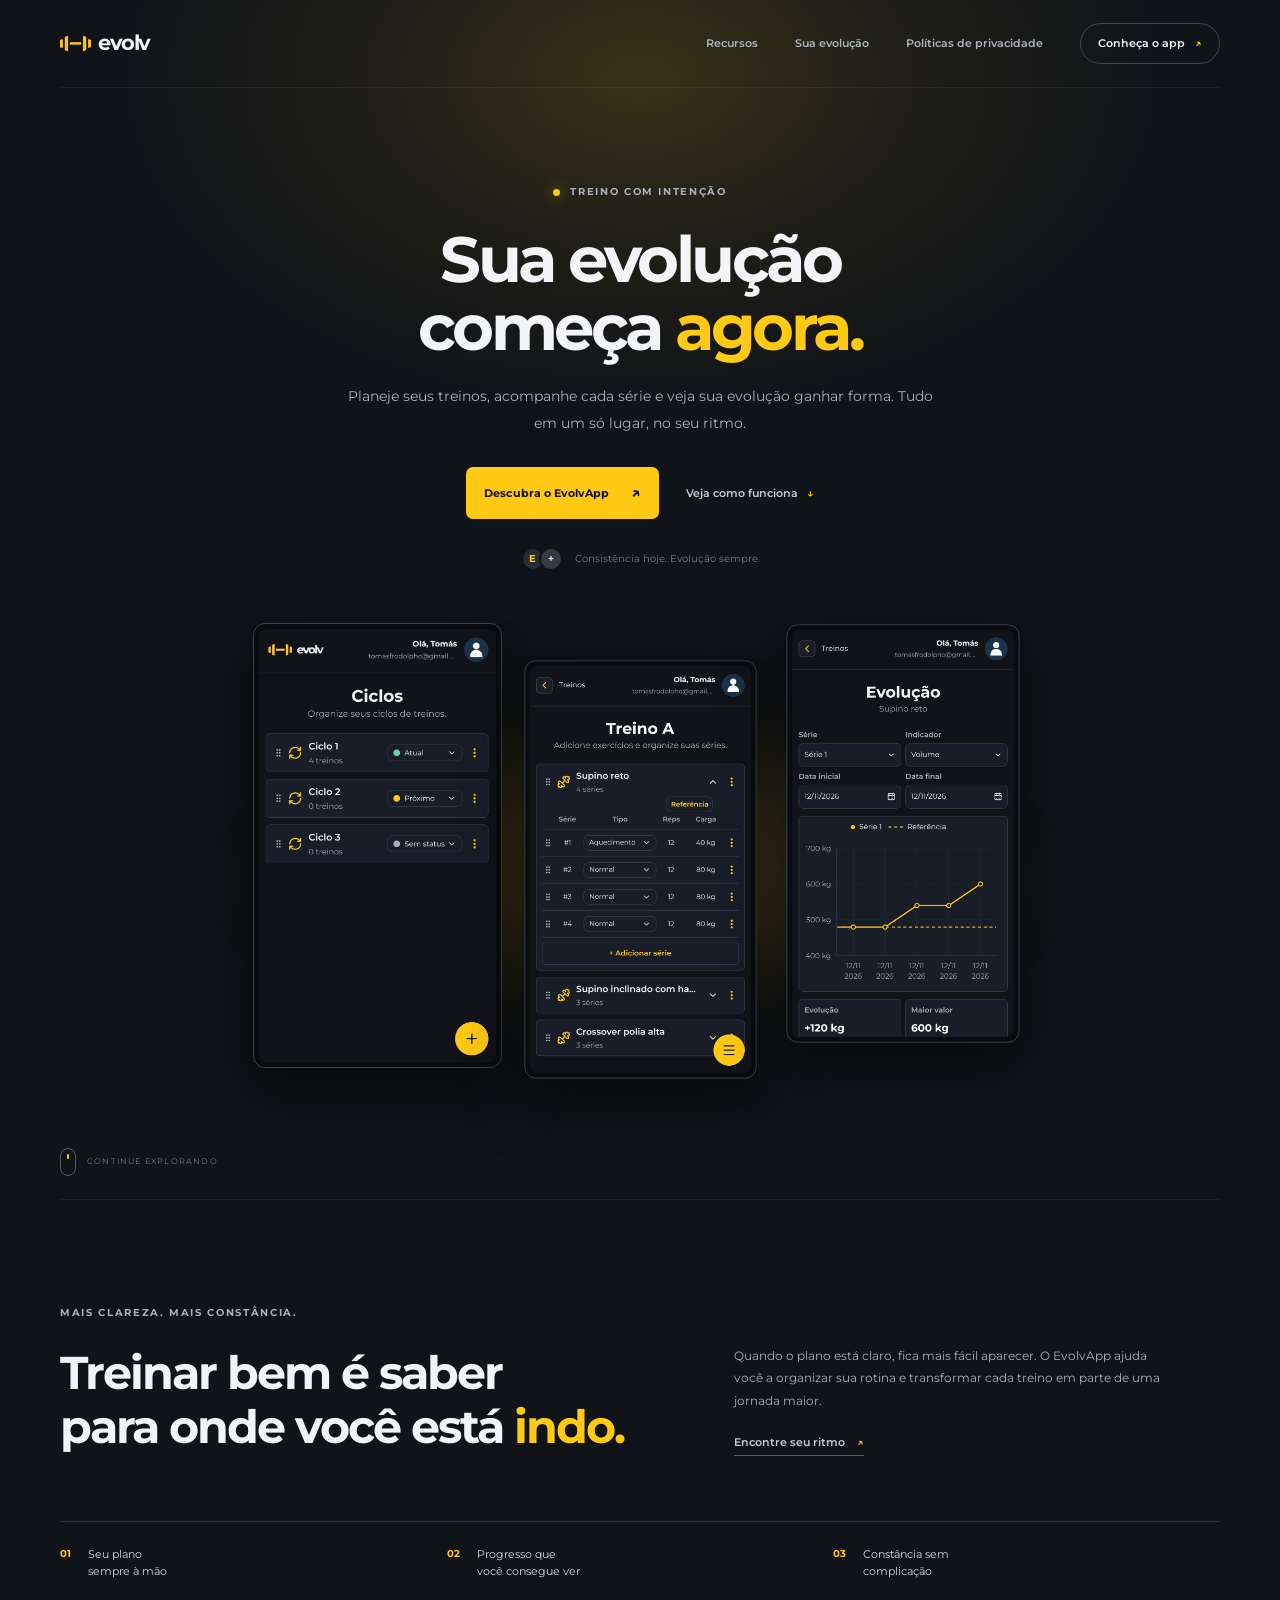
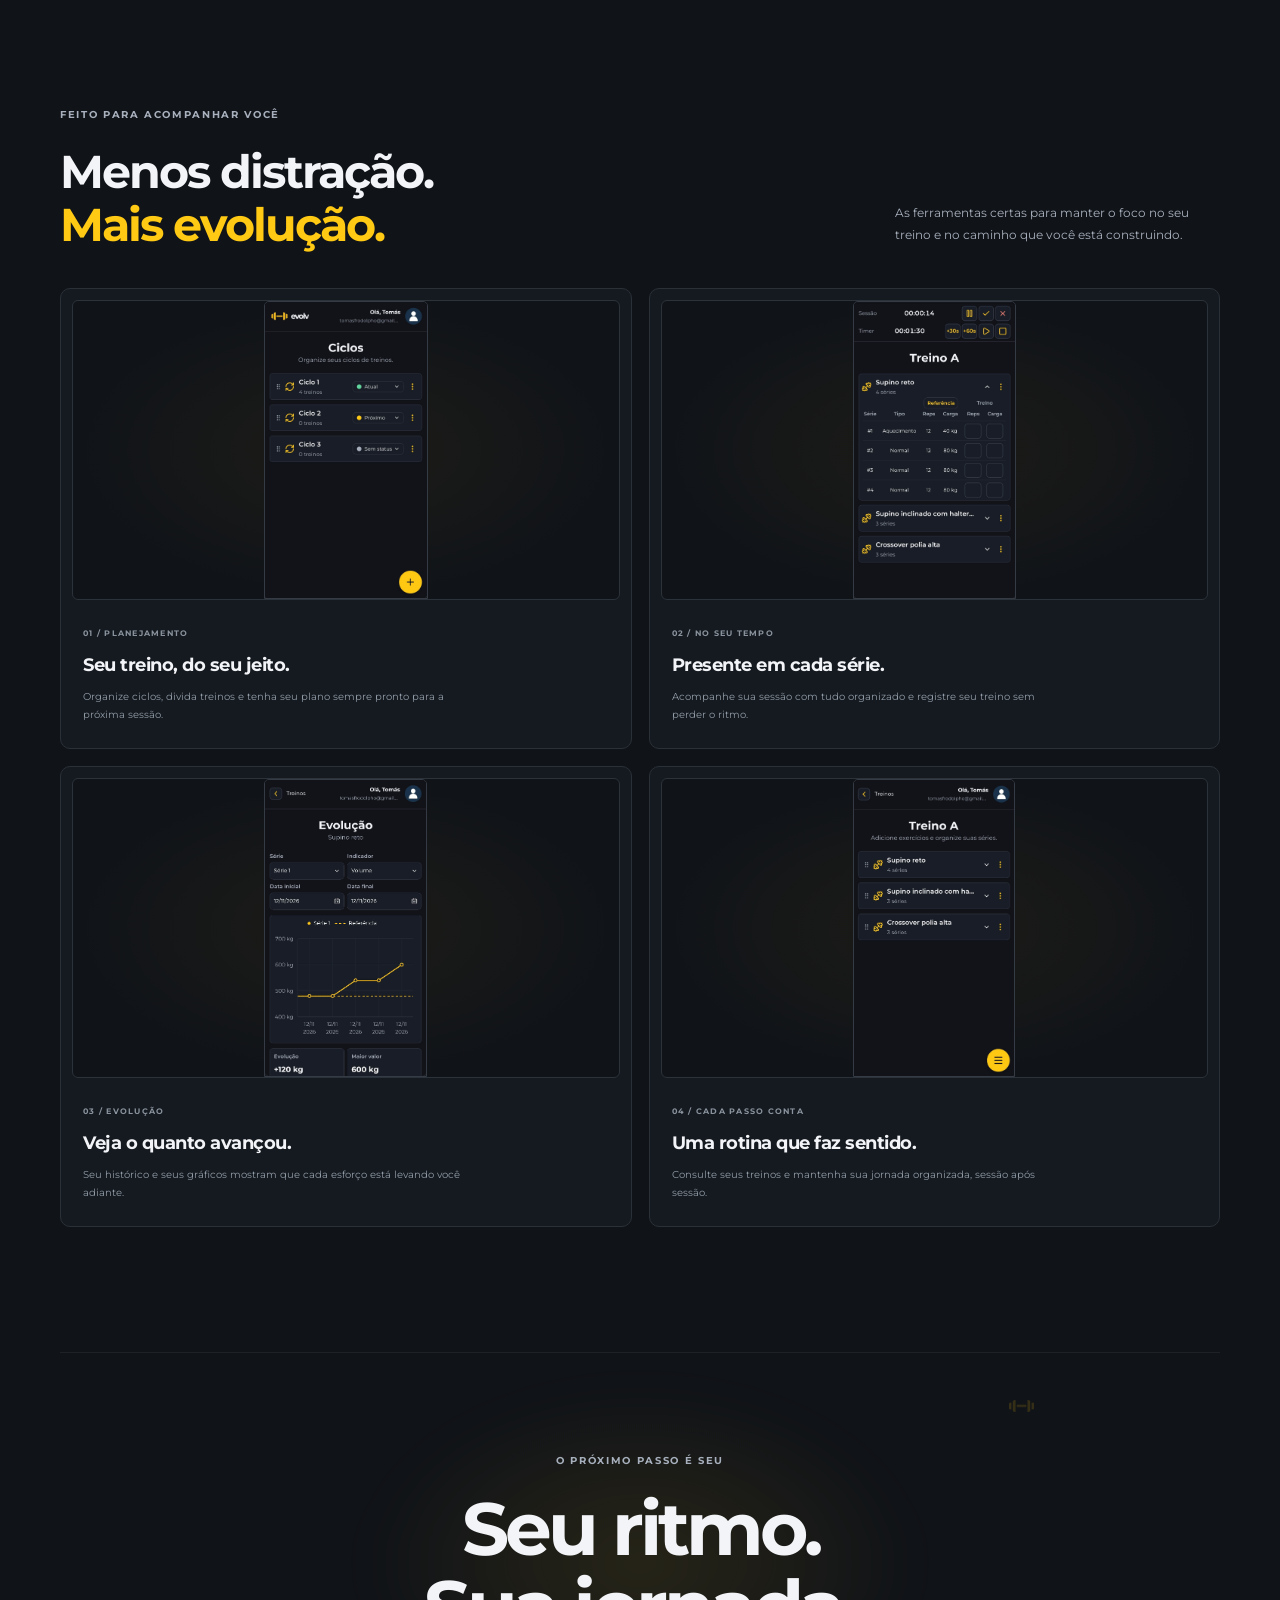
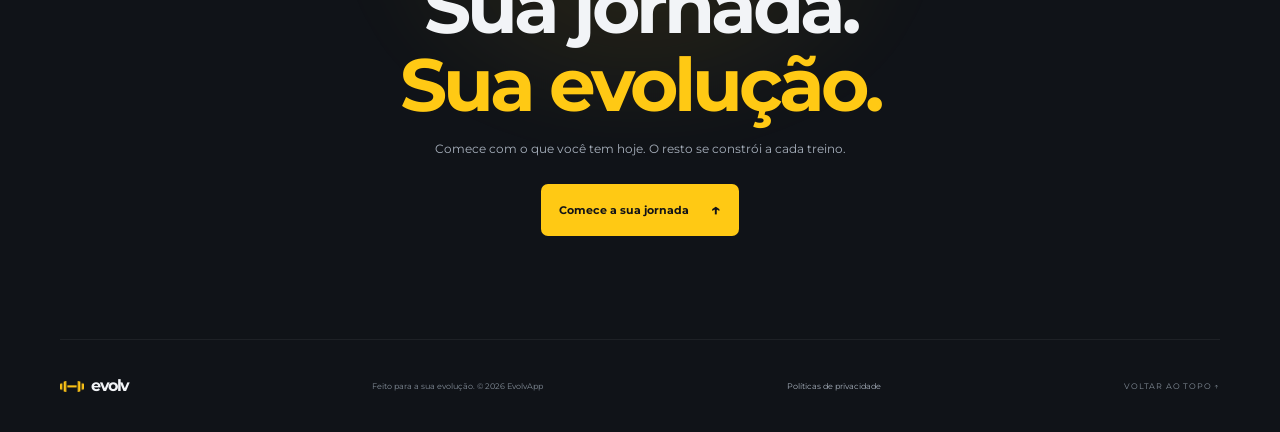
<file: index.html>
<!doctype html>
<html lang="pt-BR">
  <head>
    <meta charset="utf-8" />
    <meta name="viewport" content="width=device-width, initial-scale=1" />
    <meta name="theme-color" content="#101318" />
    <meta name="description" content="EvolvApp — organize seus treinos, acompanhe sua evolução e mantenha o foco no que importa." />
    <title>EvolvApp — sua evolução, no seu ritmo</title>
    <link rel="icon" type="image/png" href="assets/favicon.png" />
    <link rel="apple-touch-icon" href="assets/apple-touch-icon.png" />
    <link rel="preconnect" href="https://fonts.googleapis.com" />
    <link rel="preconnect" href="https://fonts.gstatic.com" crossorigin />
    <link href="https://fonts.googleapis.com/css2?family=Montserrat:wght@400;500;600;700;800&display=swap" rel="stylesheet" />
    <link rel="stylesheet" href="styles.css" />
    <script src="script.js" defer></script>
  </head>
  <body>
    <header class="topbar">
      <a class="brand" href="#inicio" aria-label="EvolvApp, início"><img src="assets/logo-evolv.png" alt="" /><span>evolv</span></a>
      <button class="menu-toggle" aria-label="Abrir menu" aria-expanded="false" aria-controls="nav"><span></span><span></span></button>
      <nav id="nav" class="nav"><a href="#recursos">Recursos</a><a href="#evolucao">Sua evolução</a><a href="privacidade.html">Políticas de privacidade</a><a class="nav-cta" href="#recursos">Conheça o app <span>↗</span></a></nav>
    </header>

    <main>
      <section class="hero shell" id="inicio">
        <div class="hero-copy">
          <div class="eyebrow"><span class="pulse"></span> TREINO COM INTENÇÃO</div>
          <h1>Sua evolução<br />começa <em>agora.</em></h1>
          <p>Planeje seus treinos, acompanhe cada série e veja sua evolução ganhar forma. Tudo em um só lugar, no seu ritmo.</p>
          <div class="hero-actions"><a class="button button-primary" href="#recursos">Descubra o EvolvApp <span>↗</span></a><a class="text-link" href="#evolucao">Veja como funciona <span>↓</span></a></div>
          <div class="hero-note"><div class="mini-avatars"><span> E </span><span>+</span></div><span>Consistência hoje. Evolução sempre.</span></div>
        </div>
        <div class="hero-visual" aria-label="Capturas reais das telas de ciclos, exercícios e evolução do EvolvApp">
          <div class="visual-glow"></div>
          <div class="screen-showcase">
            <figure class="showcase-screen screen-cycles"><img src="assets/public/tela_ciclos-public.jpg" alt="Tela do EvolvApp para organizar ciclos de treino" /></figure>
            <figure class="showcase-screen screen-workouts"><img src="assets/public/tela_exercicios_2-public.jpg" alt="Lista de exercícios de um treino no EvolvApp" /></figure>
            <figure class="showcase-screen screen-progress"><img src="assets/public/tela_grafico-public.jpg" alt="Gráfico de evolução de carga no EvolvApp" /></figure>
          </div>
          <div class="float-tag"><span>✦</span><div><b>Ritmo constante</b><small>é assim que se evolui.</small></div></div>
        </div>
        <a class="scroll-cue" href="#manifesto"><span></span> CONTINUE EXPLORANDO</a>
      </section>

      <section class="manifesto shell" id="manifesto"><div class="section-kicker">MAIS CLAREZA. MAIS CONSTÂNCIA.</div><div class="manifesto-grid"><h2>Treinar bem é saber<br />para onde você está <em>indo.</em></h2><div class="manifesto-copy"><p>Quando o plano está claro, fica mais fácil aparecer. O EvolvApp ajuda você a organizar sua rotina e transformar cada treino em parte de uma jornada maior.</p><a href="#recursos" class="under-link">Encontre seu ritmo <span>↗</span></a></div></div><div class="values"><div><b>01</b><span>Seu plano<br />sempre à mão</span></div><div><b>02</b><span>Progresso que<br />você consegue ver</span></div><div><b>03</b><span>Constância sem<br />complicação</span></div></div></section>

      <section class="features shell" id="recursos"><div class="section-kicker">FEITO PARA ACOMPANHAR VOCÊ</div><div class="section-heading"><h2>Menos distração.<br /><em>Mais evolução.</em></h2><p>As ferramentas certas para manter o foco no seu treino e no caminho que você está construindo.</p></div>
        <div class="feature-grid">
          <article class="feature-card"><div class="feature-art screenshot-art"><img src="assets/public/tela_ciclos-public.jpg" alt="Organização dos ciclos de treino no EvolvApp" loading="lazy" /></div><div class="feature-text"><span class="feature-number">01 / PLANEJAMENTO</span><h3>Seu treino, do seu jeito.</h3><p>Organize ciclos, divida treinos e tenha seu plano sempre pronto para a próxima sessão.</p></div></article>
          <article class="feature-card"><div class="feature-art screenshot-art"><img src="assets/public/tela_execucao-public.jpg" alt="Registro de séries durante uma sessão de treino" loading="lazy" /></div><div class="feature-text"><span class="feature-number">02 / NO SEU TEMPO</span><h3>Presente em cada série.</h3><p>Acompanhe sua sessão com tudo organizado e registre seu treino sem perder o ritmo.</p></div></article>
          <article class="feature-card"><div class="feature-art screenshot-art"><img src="assets/public/tela_grafico-public.jpg" alt="Gráfico de evolução de carga de um exercício" loading="lazy" /></div><div class="feature-text"><span class="feature-number">03 / EVOLUÇÃO</span><h3>Veja o quanto avançou.</h3><p>Seu histórico e seus gráficos mostram que cada esforço está levando você adiante.</p></div></article>
          <article class="feature-card"><div class="feature-art screenshot-art"><img src="assets/public/tela_exercicios-public.jpg" alt="Exercícios e séries organizados em um treino" loading="lazy" /></div><div class="feature-text"><span class="feature-number">04 / CADA PASSO CONTA</span><h3>Uma rotina que faz sentido.</h3><p>Consulte seus treinos e mantenha sua jornada organizada, sessão após sessão.</p></div></article>
        </div>
      </section>

      <section class="closing shell" id="evolucao"><div class="closing-orb"></div><div class="section-kicker">O PRÓXIMO PASSO É SEU</div><h2>Seu ritmo.<br />Sua jornada.<br /><em>Sua evolução.</em></h2><p>Comece com o que você tem hoje. O resto se constrói a cada treino.</p><a class="button button-primary" href="#inicio">Comece a sua jornada <span>↑</span></a><div class="closing-mark"><img src="assets/logo-evolv.png" alt="" /></div></section>
    </main>
    <footer class="footer shell"><a class="brand" href="#inicio"><img src="assets/logo-evolv.png" alt="" /><span>evolv</span></a><span class="footer-copy">Feito para a sua evolução. © <span id="year"></span> EvolvApp</span><a class="footer-policy" href="privacidade.html">Políticas de privacidade</a><a class="back-top" href="#inicio">VOLTAR AO TOPO ↑</a></footer>
  </body>
</html>
</file>
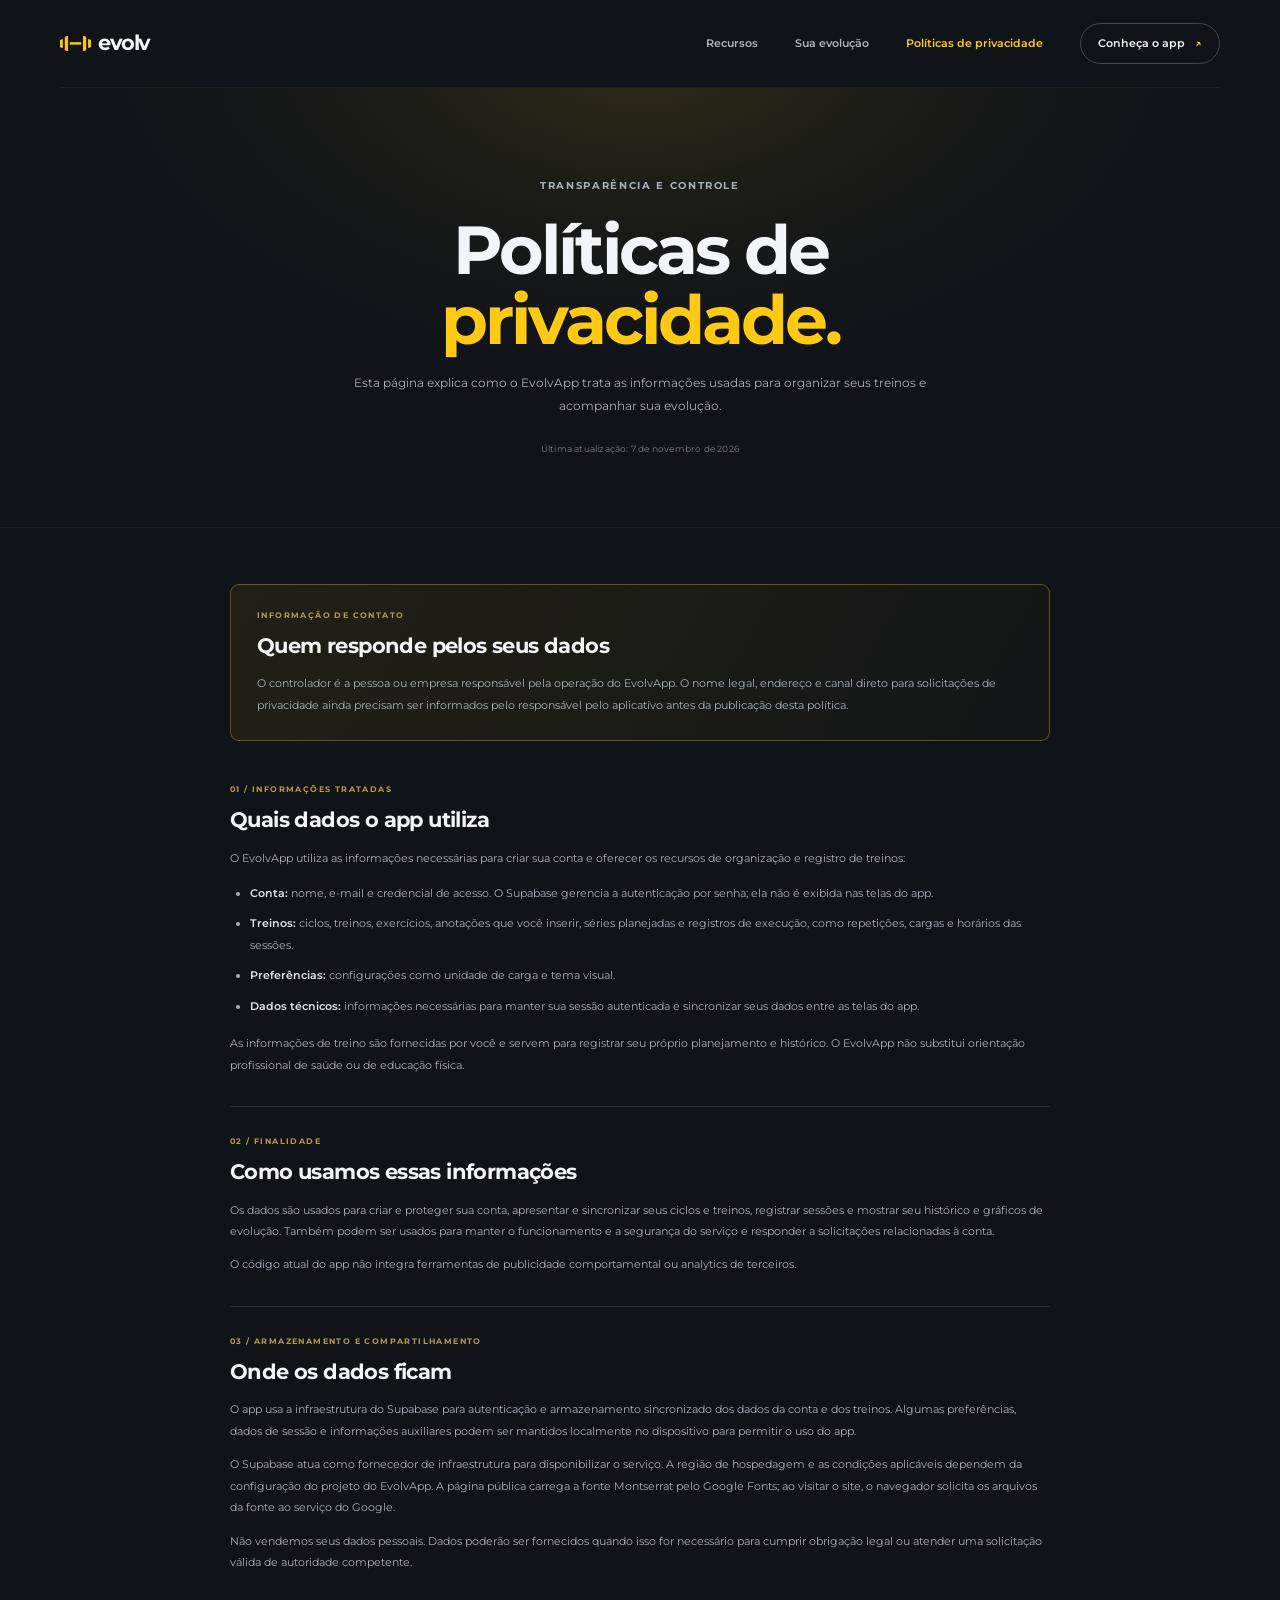
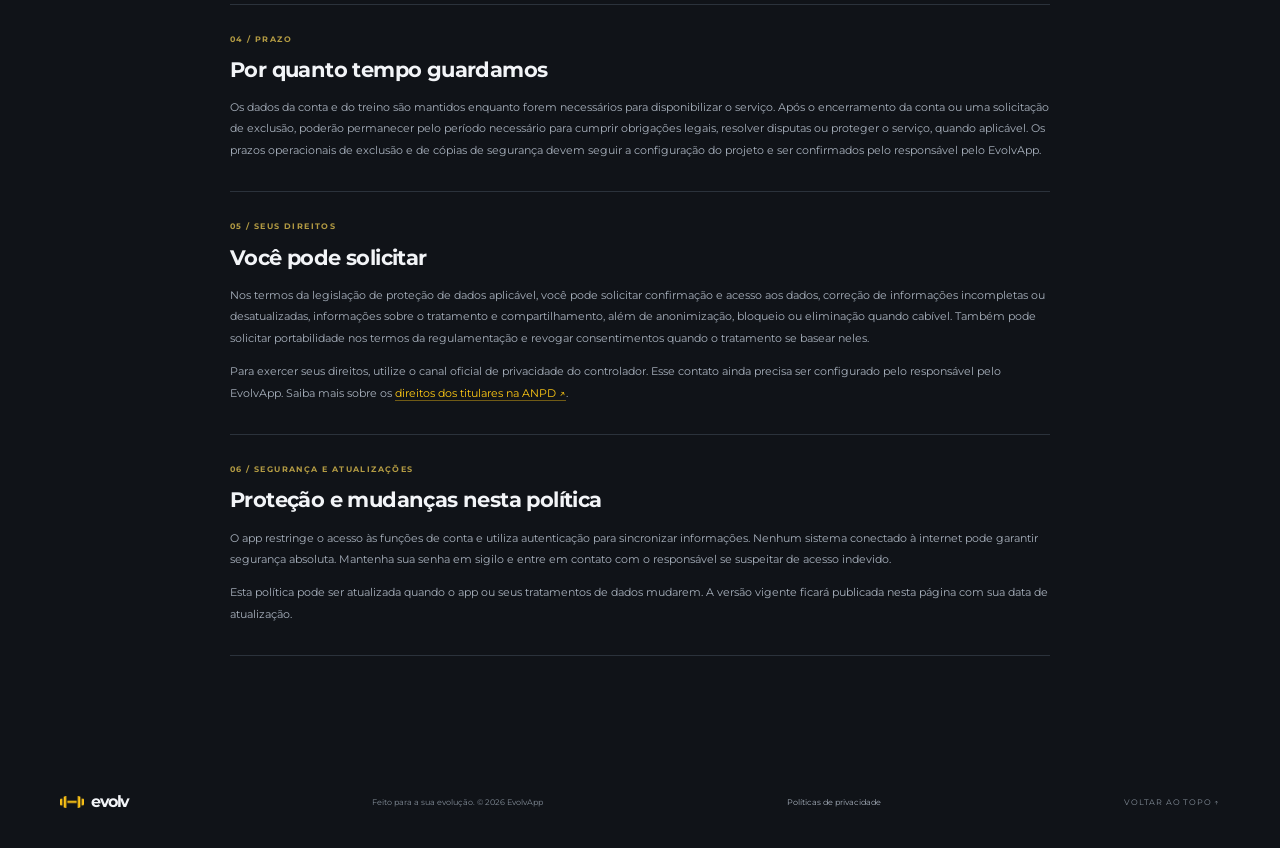
<file: privacidade.html>
<!doctype html>
<html lang="pt-BR">
  <head>
    <meta charset="utf-8" />
    <meta name="viewport" content="width=device-width, initial-scale=1" />
    <meta name="theme-color" content="#101318" />
    <meta name="description" content="Saiba quais dados o EvolvApp utiliza e como exercer seus direitos de privacidade." />
    <title>Políticas de privacidade — EvolvApp</title>
    <link rel="icon" type="image/png" href="assets/favicon.png" />
    <link rel="apple-touch-icon" href="assets/apple-touch-icon.png" />
    <link rel="preconnect" href="https://fonts.googleapis.com" />
    <link rel="preconnect" href="https://fonts.gstatic.com" crossorigin />
    <link href="https://fonts.googleapis.com/css2?family=Montserrat:wght@400;500;600;700;800&display=swap" rel="stylesheet" />
    <link rel="stylesheet" href="styles.css" />
    <script src="script.js" defer></script>
  </head>
  <body id="top" class="privacy-page">
    <header class="topbar">
      <a class="brand" href="index.html#inicio" aria-label="EvolvApp, início"><img src="assets/logo-evolv.png" alt="" /><span>evolv</span></a>
      <button class="menu-toggle" aria-label="Abrir menu" aria-expanded="false" aria-controls="nav"><span></span><span></span></button>
      <nav id="nav" class="nav"><a href="index.html#recursos">Recursos</a><a href="index.html#evolucao">Sua evolução</a><a href="privacidade.html" aria-current="page">Políticas de privacidade</a><a class="nav-cta" href="index.html#recursos">Conheça o app <span>↗</span></a></nav>
    </header>

    <main>
      <section class="policy-hero">
        <div class="section-kicker">TRANSPARÊNCIA E CONTROLE</div>
        <h1>Políticas de<br /><em>privacidade.</em></h1>
        <p>Esta página explica como o EvolvApp trata as informações usadas para organizar seus treinos e acompanhar sua evolução.</p>
        <span class="policy-updated">Última atualização: 7 de novembro de 2026</span>
      </section>

      <article class="policy-content">
        <section class="policy-notice" aria-labelledby="controller-title">
          <span class="policy-number">INFORMAÇÃO DE CONTATO</span>
          <h2 id="controller-title">Quem responde pelos seus dados</h2>
          <p>O controlador é a pessoa ou empresa responsável pela operação do EvolvApp. O nome legal, endereço e canal direto para solicitações de privacidade ainda precisam ser informados pelo responsável pelo aplicativo antes da publicação desta política.</p>
        </section>

        <section>
          <span class="policy-number">01 / INFORMAÇÕES TRATADAS</span>
          <h2>Quais dados o app utiliza</h2>
          <p>O EvolvApp utiliza as informações necessárias para criar sua conta e oferecer os recursos de organização e registro de treinos:</p>
          <ul>
          <li><strong>Conta:</strong> nome, e-mail e credencial de acesso. O Supabase gerencia a autenticação por senha; ela não é exibida nas telas do app.</li>
            <li><strong>Treinos:</strong> ciclos, treinos, exercícios, anotações que você inserir, séries planejadas e registros de execução, como repetições, cargas e horários das sessões.</li>
            <li><strong>Preferências:</strong> configurações como unidade de carga e tema visual.</li>
            <li><strong>Dados técnicos:</strong> informações necessárias para manter sua sessão autenticada e sincronizar seus dados entre as telas do app.</li>
          </ul>
          <p>As informações de treino são fornecidas por você e servem para registrar seu próprio planejamento e histórico. O EvolvApp não substitui orientação profissional de saúde ou de educação física.</p>
        </section>

        <section>
          <span class="policy-number">02 / FINALIDADE</span>
          <h2>Como usamos essas informações</h2>
          <p>Os dados são usados para criar e proteger sua conta, apresentar e sincronizar seus ciclos e treinos, registrar sessões e mostrar seu histórico e gráficos de evolução. Também podem ser usados para manter o funcionamento e a segurança do serviço e responder a solicitações relacionadas à conta.</p>
          <p>O código atual do app não integra ferramentas de publicidade comportamental ou analytics de terceiros.</p>
        </section>

        <section>
          <span class="policy-number">03 / ARMAZENAMENTO E COMPARTILHAMENTO</span>
          <h2>Onde os dados ficam</h2>
          <p>O app usa a infraestrutura do Supabase para autenticação e armazenamento sincronizado dos dados da conta e dos treinos. Algumas preferências, dados de sessão e informações auxiliares podem ser mantidos localmente no dispositivo para permitir o uso do app.</p>
          <p>O Supabase atua como fornecedor de infraestrutura para disponibilizar o serviço. A região de hospedagem e as condições aplicáveis dependem da configuração do projeto do EvolvApp. A página pública carrega a fonte Montserrat pelo Google Fonts; ao visitar o site, o navegador solicita os arquivos da fonte ao serviço do Google.</p>
          <p>Não vendemos seus dados pessoais. Dados poderão ser fornecidos quando isso for necessário para cumprir obrigação legal ou atender uma solicitação válida de autoridade competente.</p>
        </section>

        <section>
          <span class="policy-number">04 / PRAZO</span>
          <h2>Por quanto tempo guardamos</h2>
          <p>Os dados da conta e do treino são mantidos enquanto forem necessários para disponibilizar o serviço. Após o encerramento da conta ou uma solicitação de exclusão, poderão permanecer pelo período necessário para cumprir obrigações legais, resolver disputas ou proteger o serviço, quando aplicável. Os prazos operacionais de exclusão e de cópias de segurança devem seguir a configuração do projeto e ser confirmados pelo responsável pelo EvolvApp.</p>
        </section>

        <section>
          <span class="policy-number">05 / SEUS DIREITOS</span>
          <h2>Você pode solicitar</h2>
          <p>Nos termos da legislação de proteção de dados aplicável, você pode solicitar confirmação e acesso aos dados, correção de informações incompletas ou desatualizadas, informações sobre o tratamento e compartilhamento, além de anonimização, bloqueio ou eliminação quando cabível. Também pode solicitar portabilidade nos termos da regulamentação e revogar consentimentos quando o tratamento se basear neles.</p>
          <p>Para exercer seus direitos, utilize o canal oficial de privacidade do controlador. Esse contato ainda precisa ser configurado pelo responsável pelo EvolvApp. Saiba mais sobre os <a href="https://www.gov.br/anpd/pt-br/assuntos/titular-de-dados/direito-dos-titulares" target="_blank" rel="noopener noreferrer">direitos dos titulares na ANPD ↗</a>.</p>
        </section>

        <section>
          <span class="policy-number">06 / SEGURANÇA E ATUALIZAÇÕES</span>
          <h2>Proteção e mudanças nesta política</h2>
          <p>O app restringe o acesso às funções de conta e utiliza autenticação para sincronizar informações. Nenhum sistema conectado à internet pode garantir segurança absoluta. Mantenha sua senha em sigilo e entre em contato com o responsável se suspeitar de acesso indevido.</p>
          <p>Esta política pode ser atualizada quando o app ou seus tratamentos de dados mudarem. A versão vigente ficará publicada nesta página com sua data de atualização.</p>
        </section>
      </article>
    </main>

    <footer class="footer shell"><a class="brand" href="index.html#inicio"><img src="assets/logo-evolv.png" alt="" /><span>evolv</span></a><span class="footer-copy">Feito para a sua evolução. © <span id="year"></span> EvolvApp</span><a class="footer-policy" href="privacidade.html" aria-current="page">Políticas de privacidade</a><a class="back-top" href="#top">VOLTAR AO TOPO ↑</a></footer>
  </body>
</html>
</file>
<file: styles.css>
:root{color-scheme:dark;--bg:#101318;--panel:#191e25;--panel2:#1e242d;--line:#2c333d;--ink:#f2f4f7;--muted:#a7b0bc;--soft:#737d89;--yellow:#ffc914;--font:'Montserrat',sans-serif}*{box-sizing:border-box}html{scroll-behavior:smooth;scroll-padding-top:90px}body{margin:0;background:var(--bg);color:var(--ink);font-family:var(--font);font-size:14px;line-height:1.65;overflow-x:hidden}a{color:inherit;text-decoration:none}.shell,.topbar{width:min(1160px,calc(100% - 80px));margin-inline:auto}.topbar{height:88px;display:flex;align-items:center;justify-content:space-between;border-bottom:1px solid rgba(255,255,255,.055)}.brand{display:inline-flex;align-items:center;gap:7px;font-size:21px;font-weight:700;letter-spacing:-1.4px}.brand img{width:31px;height:34px;object-fit:contain}.nav{display:flex;align-items:center;gap:37px;color:#adb4bd;font-size:11px;font-weight:600}.nav a:not(.nav-cta):hover,.text-link:hover,.under-link:hover{color:var(--yellow)}.nav-cta{padding:10px 17px;border:1px solid #414750;border-radius:99px;color:var(--ink);transition:.2s}.nav-cta:hover{border-color:var(--yellow);color:var(--yellow)}.nav-cta span{color:var(--yellow);margin-left:7px}.menu-toggle{display:none}.hero{position:relative;min-height:735px;padding-top:110px;display:grid;grid-template-columns:.82fr 1.18fr;align-items:center;gap:36px}.hero:before{content:"";position:absolute;z-index:-1;top:30px;left:28%;width:610px;height:490px;background:radial-gradient(ellipse,rgba(255,201,20,.075),transparent 68%);pointer-events:none}.hero-copy{padding-bottom:76px}.eyebrow,.section-kicker,.feature-number{font-size:10px;font-weight:700;letter-spacing:1.65px;color:var(--muted)}.eyebrow{display:flex;align-items:center;gap:10px}.pulse{width:7px;height:7px;background:var(--yellow);border-radius:50%;box-shadow:0 0 13px rgba(255,201,20,.6)}h1,h2,h3,p{margin-top:0}h1{font-size:clamp(44px,5vw,67px);line-height:1.07;letter-spacing:-3.5px;margin:24px 0 22px;font-weight:700}h1 em,h2 em{font-style:normal;color:var(--yellow)}.hero-copy>p{max-width:440px;color:var(--muted);font-size:14px;line-height:1.9}.hero-actions{display:flex;align-items:center;gap:27px;margin-top:30px}.button{display:inline-flex;align-items:center;justify-content:center;gap:22px;padding:13px 18px;border-radius:7px;font-size:11px;font-weight:700;transition:transform .2s,box-shadow .2s}.button:hover{transform:translateY(-2px);box-shadow:0 8px 26px rgba(255,201,20,.14)}.button-primary{background:var(--yellow);color:#111217}.button-primary span{font-size:16px}.text-link,.under-link{font-size:11px;font-weight:600;color:#c6cbd1}.text-link span{color:var(--yellow);padding-left:6px}.hero-note{display:flex;align-items:center;gap:12px;margin-top:51px;color:var(--soft);font-size:10px}.mini-avatars{display:flex}.mini-avatars span{display:grid;place-items:center;width:24px;height:24px;border-radius:50%;background:#252c34;border:2px solid var(--bg);font-size:10px;color:var(--yellow);font-weight:700}.mini-avatars span+span{margin-left:-6px;background:#343b43;color:#e5e8ec}.hero-visual{position:relative;padding:20px 0 70px 12px;perspective:1000px}.visual-glow{position:absolute;inset:18% 0 8%;background:radial-gradient(ellipse,rgba(255,201,20,.13),transparent 64%);filter:blur(25px)}.app-window{position:relative;background:#151a20;border:1px solid #343a42;border-radius:13px;overflow:hidden;box-shadow:0 28px 90px rgba(0,0,0,.48);transform:rotateY(-4deg) rotateX(1deg)}.window-top{height:48px;padding:0 17px;border-bottom:1px solid #292f37;display:flex;align-items:center;gap:10px}.window-brand{display:flex;align-items:center;gap:5px;font-size:11px;letter-spacing:-.5px}.window-brand img{width:18px;height:20px;object-fit:contain}.window-dots{margin-left:auto;display:flex;gap:5px}.window-dots i{width:5px;height:5px;border-radius:50%;background:#444b54}.avatar{margin-left:12px;width:22px;height:22px;display:grid;place-items:center;border-radius:50%;background:#4a4230;color:var(--yellow);font-size:9px;font-weight:700}.app-content{display:grid;grid-template-columns:142px 1fr;min-height:370px}.mock-side{position:relative;padding:27px 12px;background:#12161b;border-right:1px solid #252a30;font-size:9px;color:#828b95}.side-label{display:block;margin:0 0 17px 8px;font-size:7px;letter-spacing:1px;color:#68727e}.side-item{height:34px;display:flex;align-items:center;gap:10px;padding:0 9px;border-radius:5px;margin-bottom:4px}.side-item b{font-size:13px;color:#737d87}.side-item.active{background:#252b32;color:#f1f2f4}.side-item.active b{color:var(--yellow)}.side-bottom{position:absolute;bottom:22px;left:20px;font-size:8px}.mock-main{padding:24px 21px}.mock-heading{display:flex;align-items:center;justify-content:space-between;gap:12px}.mock-heading small,.stat-card small,.chart-head small,.today-card small{display:block;color:#818a95;font-size:7px;letter-spacing:.9px;font-weight:600}.mock-heading h2{font-size:15px;letter-spacing:-.5px;margin:3px 0 0}.mock-heading h2 span{color:var(--yellow)}.week-pill{white-space:nowrap;color:#c6cbd1;background:#222830;border:1px solid #303842;padding:6px 8px;border-radius:5px;font-size:7px}.stat-row{display:grid;grid-template-columns:repeat(3,1fr);gap:9px;margin-top:21px}.stat-card{padding:12px 10px;border:1px solid #2c333b;background:#191e25;border-radius:6px;min-height:81px}.stat-card small{font-size:6px;letter-spacing:.5px;white-space:nowrap}.stat-card strong{display:block;margin:6px 0 1px;font-size:20px;line-height:1.2;letter-spacing:-.7px}.stat-card strong i{font-style:normal;font-size:7px;color:#111;background:var(--yellow);padding:3px 4px;border-radius:3px;vertical-align:middle;margin-left:4px}.stat-card>span{font-size:7px;color:#828b95}.stat-card .unit{font-size:9px;color:#a7b0bc;font-weight:500}.accent-card{border-color:#514828;background:linear-gradient(130deg,#24251f,#191e25)}.accent-card strong b{color:var(--yellow);font-size:14px}.chart-card{margin-top:11px;padding:14px 14px 9px;border:1px solid #2c333b;background:#191e25;border-radius:6px}.chart-head{display:flex;justify-content:space-between;align-items:center}.chart-head h3{font-size:11px;margin:2px 0 0}.chart-head>span{font-size:7px;color:#a4acb5;border:1px solid #333b45;padding:5px 6px;border-radius:4px}.chart-legend{display:flex;align-items:center;gap:6px;color:#aab1b9;font-size:7px;margin-top:9px}.chart-legend i{width:6px;height:6px;background:var(--yellow);border-radius:50%}.chart-legend b{font-size:7px;color:#c1a736;background:#3b3520;padding:2px 5px;border-radius:3px;margin-left:3px}.chart{position:relative;height:118px;margin-top:3px}.chart-lines{position:absolute;inset:12px 0 17px;display:flex;flex-direction:column;justify-content:space-between}.chart-lines span{border-top:1px dashed #303740}.chart svg{position:absolute;inset:7px 0 13px;width:100%;height:calc(100% - 20px);overflow:visible}.chart .area{fill:url(#fill)}.chart .line{fill:none;stroke:var(--yellow);stroke-width:2.1;vector-effect:non-scaling-stroke}.chart circle{fill:var(--yellow);stroke:#191e25;stroke-width:3;vector-effect:non-scaling-stroke}.chart-labels{position:absolute;left:0;right:0;bottom:0;display:flex;justify-content:space-between;color:#6f7984;font-size:6px}.bottom-cards{display:grid;grid-template-columns:1.2fr .8fr;gap:9px;margin-top:10px}.today-card,.goal-card{min-height:68px;background:#191e25;border:1px solid #2c333b;border-radius:6px;padding:10px}.today-card{display:flex;align-items:center;justify-content:space-between}.today-card>div{display:flex;align-items:center;gap:8px}.today-icon{display:grid;place-items:center;width:26px;height:26px;border-radius:5px;background:#34301c;color:var(--yellow);font-size:14px}.today-card b,.goal-card b{display:block;margin-top:3px;font-size:8px}.today-card small{font-size:6px}.arrow{font-size:15px;color:var(--yellow)}.goal-card>span{font-size:6px;color:#858e98;letter-spacing:.5px}.progress{height:4px;border-radius:4px;background:#343a42;margin-top:8px;overflow:hidden}.progress i{display:block;width:75%;height:100%;background:var(--yellow);border-radius:4px}.float-tag{position:absolute;right:-24px;bottom:40px;display:flex;align-items:center;gap:10px;padding:11px 15px;border:1px solid #3a3c35;border-radius:8px;background:rgba(27,31,34,.96);box-shadow:0 10px 30px #0007}.float-tag>span{display:grid;place-items:center;width:28px;height:28px;border-radius:6px;background:#38311b;color:var(--yellow)}.float-tag b,.float-tag small{display:block;font-size:9px}.float-tag small{color:var(--muted);font-size:8px}.scroll-cue{position:absolute;bottom:26px;left:0;display:flex;align-items:center;gap:11px;color:#737d88;font-size:8px;letter-spacing:1.2px}.scroll-cue span{height:28px;width:16px;border:1px solid #545d67;border-radius:9px;position:relative}.scroll-cue span:after{content:"";position:absolute;top:5px;left:6px;width:2px;height:5px;background:var(--yellow);border-radius:2px}.manifesto{padding-top:105px;padding-bottom:128px;border-top:1px solid rgba(255,255,255,.055)}.manifesto-grid{display:grid;grid-template-columns:1.1fr .9fr;gap:80px;align-items:center;margin-top:23px}.manifesto h2,.section-heading h2{font-size:clamp(32px,4vw,46px);letter-spacing:-2px;line-height:1.17;margin:0}.manifesto-copy{max-width:440px}.manifesto-copy p,.section-heading>p{color:var(--muted);font-size:12px;line-height:1.9}.under-link{display:inline-block;margin-top:8px;border-bottom:1px solid #555d65;padding-bottom:4px}.under-link span{color:var(--yellow);margin-left:9px}.values{display:grid;grid-template-columns:repeat(3,1fr);border-top:1px solid #2b323b;margin-top:65px;padding-top:24px}.values div{display:flex;gap:17px;align-items:flex-start}.values b{color:var(--yellow);font-size:10px}.values span{font-size:11px;line-height:1.5;color:#d7dbe0}.features{padding:0 0 125px}.section-heading{display:flex;align-items:end;justify-content:space-between;margin:21px 0 36px}.section-heading>p{max-width:325px;margin:0 0 5px}.feature-grid{display:grid;grid-template-columns:repeat(2,1fr);gap:17px}.feature-card{overflow:hidden;border:1px solid #2a3038;background:#151a20;border-radius:10px}.feature-art{height:230px;margin:11px 11px 0;background:#1a2027;border:1px solid #2b323a;border-radius:6px;padding:19px 21px;overflow:hidden}.feature-large .feature-art{height:260px}.feature-text{padding:20px 22px 24px}.feature-number{font-size:8px;color:#8a939d;letter-spacing:1.25px}.feature-text h3{font-size:18px;letter-spacing:-.5px;margin:8px 0 7px}.feature-text p{max-width:390px;margin:0;color:#929ca7;font-size:10px;line-height:1.8}.plan-art{background:radial-gradient(ellipse at 80% 20%,rgba(255,201,20,.06),transparent 55%),#1a2027}.art-top,.session-top,.history-head{display:flex;align-items:center;justify-content:space-between;color:#838d98;font-size:7px;font-weight:700;letter-spacing:1px}.art-dot{letter-spacing:3px}.plan-title{display:flex;justify-content:space-between;align-items:center;margin:17px 0 9px;padding:9px 10px;border:1px solid #353c45;border-radius:5px;color:#e0e4e8;font-size:10px}.plan-title span{color:var(--yellow)}.plan-line{display:flex;align-items:center;gap:9px;padding:11px 6px;border-bottom:1px solid #2b3239}.plan-check,.plan-empty{width:16px;height:16px;border-radius:50%;display:grid;place-items:center;color:#16191d;background:var(--yellow);font-size:9px;font-weight:700}.plan-empty{border:1px solid #4a535d;background:transparent}.plan-line b,.plan-line small{display:block;font-size:9px}.plan-line small{font-size:7px;color:#85909a}.plan-count{margin-left:auto;font-size:7px;color:#8e98a3}.plan-line.dim{opacity:.6}.session-art{background:radial-gradient(ellipse at 50% 0,rgba(255,201,20,.05),transparent 65%),#1a2027}.live{color:#d3b74f;letter-spacing:.5px;font-size:6px}.live i{display:inline-block;width:5px;height:5px;background:var(--yellow);border-radius:50%;margin-right:4px}.session-art h4{font-size:14px;margin:15px 0 7px}.session-art h4 small{font-size:9px;color:#919aa4;font-weight:500}.exercise{display:flex;align-items:center;gap:9px;padding:9px 0;border-top:1px solid #2d343c}.ex-index{color:#737e89;font-size:8px}.exercise b,.exercise small{display:block;font-size:8px}.exercise small{font-size:7px;color:#838d98}.sets{margin-left:auto;border:1px solid #39414a;border-radius:3px;padding:3px 5px;font-size:6px;color:#abb2ba}.session-progress{margin-top:10px;color:#8e98a2;font-size:7px}.session-progress .progress{margin-top:6px}.evolution-art{position:relative;background:radial-gradient(ellipse at 50% 100%,rgba(255,201,20,.07),transparent 70%),#1a2027}.evo-label{position:relative;z-index:1}.evo-label span,.evo-label b,.evo-label i{display:block}.evo-label span{font-size:7px;color:#939ca6;letter-spacing:.9px}.evo-label b{font-size:27px;letter-spacing:-1px;margin:3px 0 0}.evo-label b small{font-size:11px;color:#c6ccd2}.evo-label i{font-size:7px;color:var(--yellow);font-style:normal}.evo-bars{position:absolute;inset:auto 20px 30px;height:85px;display:flex;align-items:end;gap:8px;border-bottom:1px solid #3a4148}.evo-bars i{flex:1;border-radius:3px 3px 0 0;background:linear-gradient(0deg,rgba(255,201,20,.08),rgba(255,201,20,.53));border-top:1px solid var(--yellow)}.evo-months{position:absolute;bottom:15px;left:20px;right:20px;display:flex;justify-content:space-between;color:#777f89;font-size:6px}.feature-wide{grid-column:span 2;display:grid;grid-template-columns:1fr 1fr;align-items:center}.feature-wide .feature-art{height:220px;margin:11px}.feature-wide .feature-text{padding:22px}.history-art{padding:17px 19px;background:linear-gradient(135deg,#1c2229,#181d23)}.history-head{padding-bottom:10px;border-bottom:1px solid #343b43;font-size:6px}.history-head span+span{color:var(--yellow)}.history-row{display:flex;align-items:center;gap:12px;padding:11px 0;border-bottom:1px solid #2d343b}.history-date{width:25px;text-align:center;font-size:11px;font-weight:700;color:#e0e4e8}.history-date small{display:block;font-size:6px;color:#828c97}.history-row b,.history-row span:nth-child(2) small{display:block;font-size:8px}.history-row span:nth-child(2) small{color:#838d98;font-size:7px;margin-top:2px}.done{margin-left:auto;color:var(--yellow);font-size:10px}.closing{position:relative;overflow:hidden;text-align:center;padding:100px 20px 103px;border-top:1px solid rgba(255,255,255,.06);border-bottom:1px solid rgba(255,255,255,.06)}.closing-orb{position:absolute;z-index:-1;width:580px;height:370px;border-radius:50%;top:25px;left:50%;transform:translateX(-50%);background:radial-gradient(ellipse,rgba(255,201,20,.1),transparent 69%);filter:blur(22px)}.closing h2{font-size:clamp(44px,7vw,74px);line-height:1.05;letter-spacing:-4px;margin:21px 0 16px}.closing>p{color:var(--muted);font-size:12px;margin:0 auto 25px}.closing-mark{position:absolute;top:39px;right:16%;opacity:.16}.closing-mark img{width:25px;height:29px;object-fit:contain}.footer{min-height:92px;display:flex;align-items:center;justify-content:space-between;gap:20px}.footer .brand{font-size:16px}.footer .brand img{width:24px;height:27px}.footer-copy,.back-top{font-size:8px;color:#838d98}.back-top{letter-spacing:.8px}.back-top:hover{color:var(--yellow)}
@media(min-width:1400px){.hero{min-height:770px}.app-content{min-height:398px}.chart{height:132px}}
@media(max-width:980px){.shell,.topbar{width:calc(100% - 52px)}.hero{grid-template-columns:.78fr 1.22fr;gap:15px;min-height:670px;padding-top:83px}.hero-copy{padding-bottom:56px}h1{font-size:53px}.app-content{grid-template-columns:112px 1fr;min-height:340px}.mock-side{padding-inline:8px}.side-item{gap:6px;padding-inline:6px}.mock-main{padding:19px 14px}.stat-card{padding:10px 7px}.stat-card strong{font-size:17px}.manifesto-grid{gap:45px}.feature-art{height:215px}.feature-large .feature-art{height:240px}}
@media(max-width:700px){.shell,.topbar{width:calc(100% - 38px)}.topbar{height:72px}.brand{font-size:19px}.nav{display:none;position:absolute;z-index:4;left:0;right:0;top:71px;width:100%;padding:22px 20px 25px;background:#171c22;border-bottom:1px solid #343b43;flex-direction:column;gap:18px;align-items:stretch}.nav.open{display:flex}.nav a{text-align:center}.nav-cta{align-self:center}.menu-toggle{display:flex;width:38px;height:38px;flex-direction:column;align-items:center;justify-content:center;gap:6px;border:1px solid #38404a;border-radius:6px;background:transparent}.menu-toggle span{height:1px;width:16px;background:#e4e7ea}.hero{display:flex;flex-direction:column;align-items:stretch;gap:12px;padding-top:72px;padding-bottom:66px;min-height:auto}.hero-copy{padding:0}.eyebrow{font-size:9px}h1{font-size:clamp(44px,11vw,64px);letter-spacing:-2.8px;margin:18px 0}.hero-copy>p{font-size:12px;max-width:460px}.hero-actions{gap:18px;flex-wrap:wrap;margin-top:23px}.button{font-size:10px}.text-link{font-size:10px}.hero-note{margin-top:25px}.hero-visual{padding:26px 0 40px}.app-window{transform:none}.app-content{grid-template-columns:92px 1fr;min-height:0}.mock-side{padding:17px 6px}.side-item{font-size:7px;height:30px;gap:5px}.side-item b{font-size:11px}.mock-main{padding:14px 10px}.mock-heading small{font-size:6px}.mock-heading h2{font-size:12px}.week-pill{font-size:6px;padding:5px}.stat-row{gap:5px;margin-top:13px}.stat-card{min-height:67px;padding:8px 5px}.stat-card small{font-size:5px;letter-spacing:0}.stat-card strong{font-size:15px}.stat-card>span{font-size:6px}.chart-card{padding:10px 8px 8px;margin-top:7px}.chart{height:91px}.chart-head h3{font-size:9px}.chart-head>span{font-size:6px}.bottom-cards{gap:5px;margin-top:7px}.today-card,.goal-card{padding:7px;min-height:57px}.today-card b,.goal-card b{font-size:7px}.today-card small,.goal-card>span{font-size:5px}.today-icon{width:20px;height:20px}.float-tag{right:-5px;bottom:9px;padding:8px 10px}.float-tag b{font-size:8px}.float-tag small{font-size:7px}.scroll-cue{bottom:12px;font-size:7px}.manifesto{padding-top:75px;padding-bottom:82px}.manifesto-grid{grid-template-columns:1fr;gap:18px}.manifesto h2,.section-heading h2{font-size:35px}.manifesto-copy p,.section-heading>p{font-size:11px}.values{margin-top:38px;gap:15px}.values div{gap:9px}.values span{font-size:9px}.features{padding-bottom:78px}.section-heading{display:block;margin-bottom:24px}.section-heading>p{max-width:390px;margin-top:15px}.feature-grid{gap:10px;grid-template-columns:1fr}.feature-art,.feature-large .feature-art{height:216px;margin:8px 8px 0;padding:16px}.feature-text{padding:16px 17px 19px}.feature-text h3{font-size:16px}.feature-text p{font-size:9px}.feature-wide{grid-column:auto;display:block}.feature-wide .feature-art{height:205px;margin:8px 8px 0}.feature-wide .feature-text{padding:16px 17px 19px}.closing{padding:78px 10px}.closing h2{font-size:52px;letter-spacing:-3px}.closing>p{font-size:10px}.footer{min-height:82px;flex-wrap:wrap;padding-block:15px}.footer-copy{order:3;width:100%;text-align:center}.back-top{font-size:7px}}
@media(max-width:370px){.shell,.topbar{width:calc(100% - 30px)}.app-content{grid-template-columns:78px 1fr}.mock-main{padding-inline:7px}.stat-card strong{font-size:13px}.stat-card small{font-size:4.5px}.week-pill{display:none}.hero-actions{gap:13px}.button{padding:12px}.text-link{font-size:9px}}
@media(prefers-reduced-motion:reduce){html{scroll-behavior:auto}*,*:before,*:after{transition:none!important;animation:none!important}}

/* Hero alinhado à referência: chamada central e luz amarela projetada do topo. */
.hero{display:flex;flex-direction:column;align-items:center;justify-content:flex-start;gap:30px;min-height:0;padding-top:96px;padding-bottom:85px}
.hero:before{top:-255px;left:50%;transform:translateX(-50%);width:min(1050px,120vw);height:580px;background:radial-gradient(ellipse at 50% 42%,rgba(255,201,20,.17),rgba(255,201,20,.065) 34%,transparent 72%)}
.hero-copy{width:min(710px,100%);padding:0;text-align:center}
.hero-copy .eyebrow{justify-content:center}
.hero-copy>p{max-width:590px;margin-inline:auto}
.hero-actions{justify-content:center}
.hero-note{justify-content:center;margin-top:28px}
.hero-visual{width:min(900px,100%);padding:8px 0 22px}
.app-window{transform:none}
.app-content{min-height:390px}
.float-tag{right:-22px;bottom:2px}
.scroll-cue{left:0;bottom:23px}
@media(max-width:700px){.hero{align-items:center;gap:22px;padding-top:72px;padding-bottom:62px}.hero-copy{width:100%;padding:0;text-align:center}.hero-copy .eyebrow{justify-content:center}.hero-copy>p{margin-inline:auto}.hero-actions{justify-content:center}.hero-note{justify-content:center;margin-top:22px}.hero-visual{width:100%;padding:12px 0 28px}.app-content{min-height:0}.float-tag{right:-5px;bottom:7px}.scroll-cue{left:0;bottom:10px}}
.hero-visual{width:min(950px,100%);padding:12px 0 36px}
.screen-showcase{position:relative;display:flex;align-items:center;justify-content:center;gap:15px;min-height:465px}
.screen-showcase:before{content:"";position:absolute;inset:12% 9%;z-index:-1;background:radial-gradient(ellipse,rgba(255,201,20,.14),transparent 68%);filter:blur(28px)}
.showcase-screen{height:445px;margin:0;padding:5px;overflow:hidden;border:1px solid #3b424b;border-radius:12px;background:#090b0e;box-shadow:0 22px 60px #0009}
.showcase-screen img{display:block;height:100%;width:auto;border-radius:7px;object-fit:contain}
.screen-workouts{transform:translateY(24px) scale(.94)}.screen-progress{transform:translateY(-12px) scale(.94)}
.float-tag{display:none}
.screenshot-art{height:300px!important;margin:11px 11px 0!important;padding:0!important;display:flex;align-items:center;justify-content:center;overflow:hidden;background:radial-gradient(ellipse,rgba(255,201,20,.055),transparent 70%),#101318!important}
.feature-large .screenshot-art{height:340px!important}
.feature-wide .screenshot-art{height:300px!important}
.screenshot-art img{display:block;width:auto;height:100%;max-width:100%;object-fit:contain;object-position:center top;border:1px solid #343b45;border-radius:5px 5px 0 0}
@media(max-width:700px){.screen-showcase{min-height:350px;gap:8px}.showcase-screen{height:330px;padding:3px;border-radius:8px}.showcase-screen img{border-radius:5px}.screen-workouts{transform:translateY(14px) scale(.92)}.screen-progress{transform:translateY(-7px) scale(.92)}.screen-cycles{transform:scale(.92)}.screenshot-art,.feature-large .screenshot-art,.feature-wide .screenshot-art{height:300px!important;margin:8px 8px 0!important}}
@media(max-width:480px){.screen-showcase{min-height:360px}.screen-workouts,.screen-progress{display:none}.showcase-screen{height:350px}.screen-cycles{transform:none}.screenshot-art,.feature-large .screenshot-art,.feature-wide .screenshot-art{height:275px!important}}
.privacy-page .nav [aria-current="page"]{color:var(--yellow)}
.footer-policy{font-size:8px;color:#a7b0bc;white-space:nowrap}.footer-policy:hover{color:var(--yellow)}
.policy-hero{position:relative;isolation:isolate;overflow:hidden;text-align:center;padding:90px 20px 68px;border-bottom:1px solid rgba(255,255,255,.055)}
.policy-hero:before{content:"";position:absolute;z-index:-1;top:-330px;left:50%;transform:translateX(-50%);width:min(1050px,120vw);height:600px;background:radial-gradient(ellipse at 50% 46%,rgba(255,201,20,.15),rgba(255,201,20,.05) 35%,transparent 72%)}
.policy-hero h1{margin:20px 0 16px;font-size:clamp(44px,7vw,68px);line-height:1.04;letter-spacing:-3px}
.policy-hero>p{max-width:590px;margin:0 auto 18px;color:var(--muted);font-size:12px;line-height:1.9}
.policy-updated{font-size:9px;color:#77818c;letter-spacing:.2px}
.policy-content{width:min(820px,calc(100% - 48px));margin:0 auto;padding:56px 0 100px}
.policy-content section{padding:28px 0 30px;border-bottom:1px solid #2b323b}
.policy-content section:first-child{margin-bottom:14px}
.policy-content .policy-notice{padding:24px 26px;border:1px solid rgba(255,201,20,.32);border-radius:9px;background:linear-gradient(120deg,rgba(255,201,20,.075),rgba(255,201,20,.02));}
.policy-number{display:block;margin-bottom:10px;color:#b39b43;font-size:8px;font-weight:700;letter-spacing:1.4px}
.policy-content h2{margin:0 0 13px;color:var(--ink);font-size:21px;line-height:1.35;letter-spacing:-.6px}
.policy-content p,.policy-content li{color:#a7b0bc;font-size:11px;line-height:1.95}
.policy-content p{margin:0 0 12px}.policy-content p:last-child{margin-bottom:0}
.policy-content ul{display:grid;gap:9px;margin:14px 0 16px;padding-left:20px}
.policy-content li strong{color:#e0e4e8;font-weight:600}
.policy-content a{color:var(--yellow);text-decoration:underline;text-decoration-color:rgba(255,201,20,.4);text-underline-offset:3px}
@media(max-width:700px){.policy-hero{padding:72px 20px 52px}.policy-hero h1{font-size:50px;letter-spacing:-2.5px}.policy-content{width:calc(100% - 38px);padding:32px 0 68px}.policy-content section{padding:23px 0 25px}.policy-content .policy-notice{padding:20px 18px}.policy-content h2{font-size:19px}.policy-content p,.policy-content li{font-size:10px}.footer-policy{font-size:7px}}
</file>
